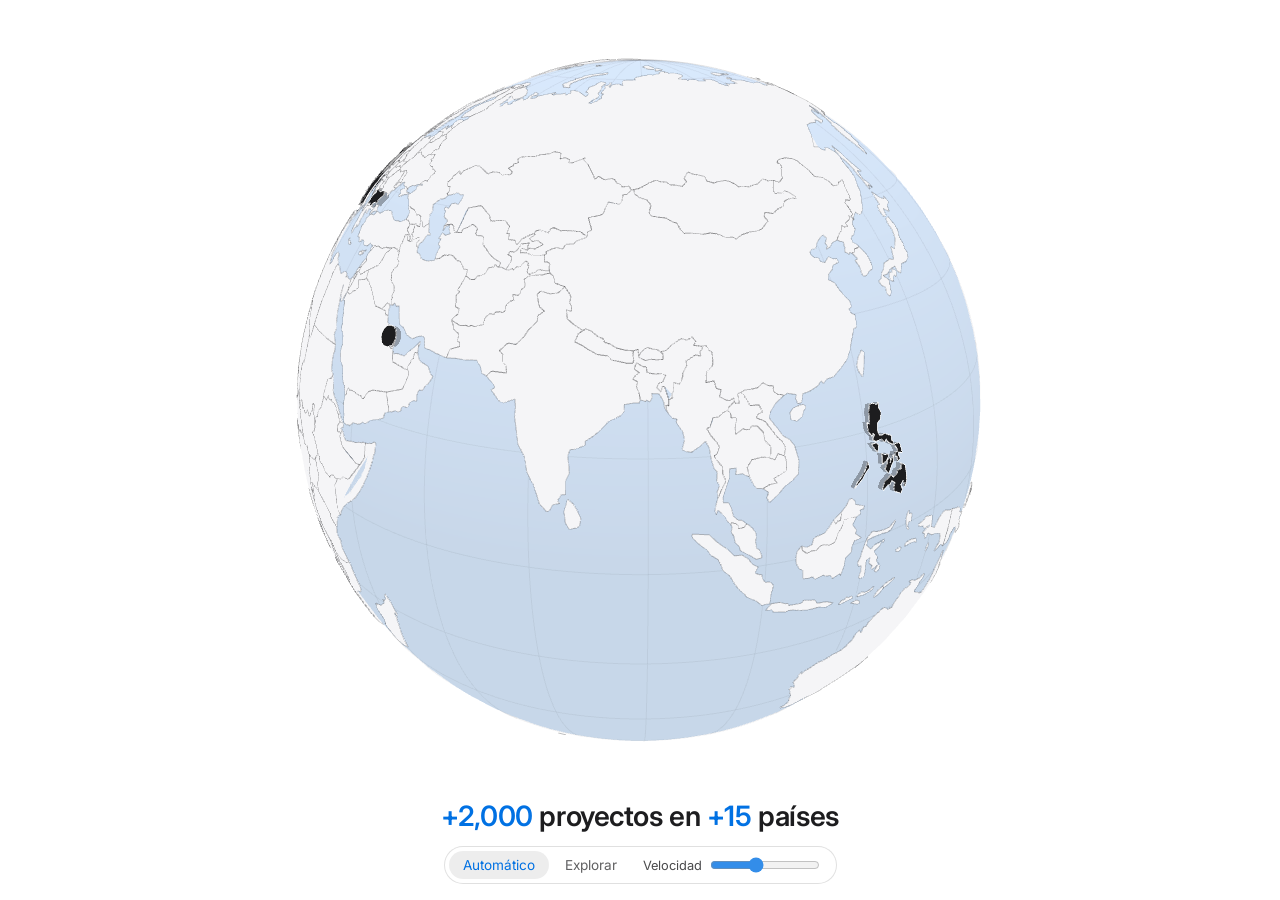
<file: index.html>
<!doctype html>
<html lang="es">
<head>
  <meta charset="utf-8">
  <meta name="viewport" content="width=device-width, initial-scale=1">
  <title>Nuestros proyectos en el mundo</title>

  <!--
    The globe page. This is what the Wix site shows inside an
    "Embed a site" box, so it only contains the globe: the headline and
    buttons beside it are Wix's own. The globe fills whatever size the box has.
    To preview it inside a mock of the Wix home page, open tools/wix-preview.html;
    for the Proyectos page (index.html?page=proyectos), tools/wix-preview-proyectos.html.

    Theme, text, speed and controls are set in globe/settings.js.
  -->

  <!-- Inter, the font the Wix site uses. -->
  <link rel="preconnect" href="https://fonts.googleapis.com">
  <link rel="preconnect" href="https://fonts.gstatic.com" crossorigin>
  <link rel="stylesheet" href="https://fonts.googleapis.com/css2?family=Inter:wght@400;600;700&display=swap">

  <link rel="stylesheet" href="globe/project-globe.css">
  <script defer src="globe/lib/globe.gl.min.js"></script>
  <script defer src="globe/lib/world-countries.js"></script>
  <script defer src="globe/project-countries.js"></script>
  <script defer src="globe/themes.js"></script>
  <script defer src="globe/settings.js"></script>
  <script defer src="globe/project-globe.js"></script>

  <style>
    html, body {
      margin: 0;
      font-family: Inter, system-ui, -apple-system, "Segoe UI", Roboto, sans-serif;
    }

    #globe {
      height: 100vh;
      height: 100svh;
    }
  </style>
</head>
<body>
  <div id="globe"></div>

  <script>
    document.addEventListener("DOMContentLoaded", function () {
      ProjectGlobe.create(document.getElementById("globe"));
    });
  </script>
</body>
</html>
</file>
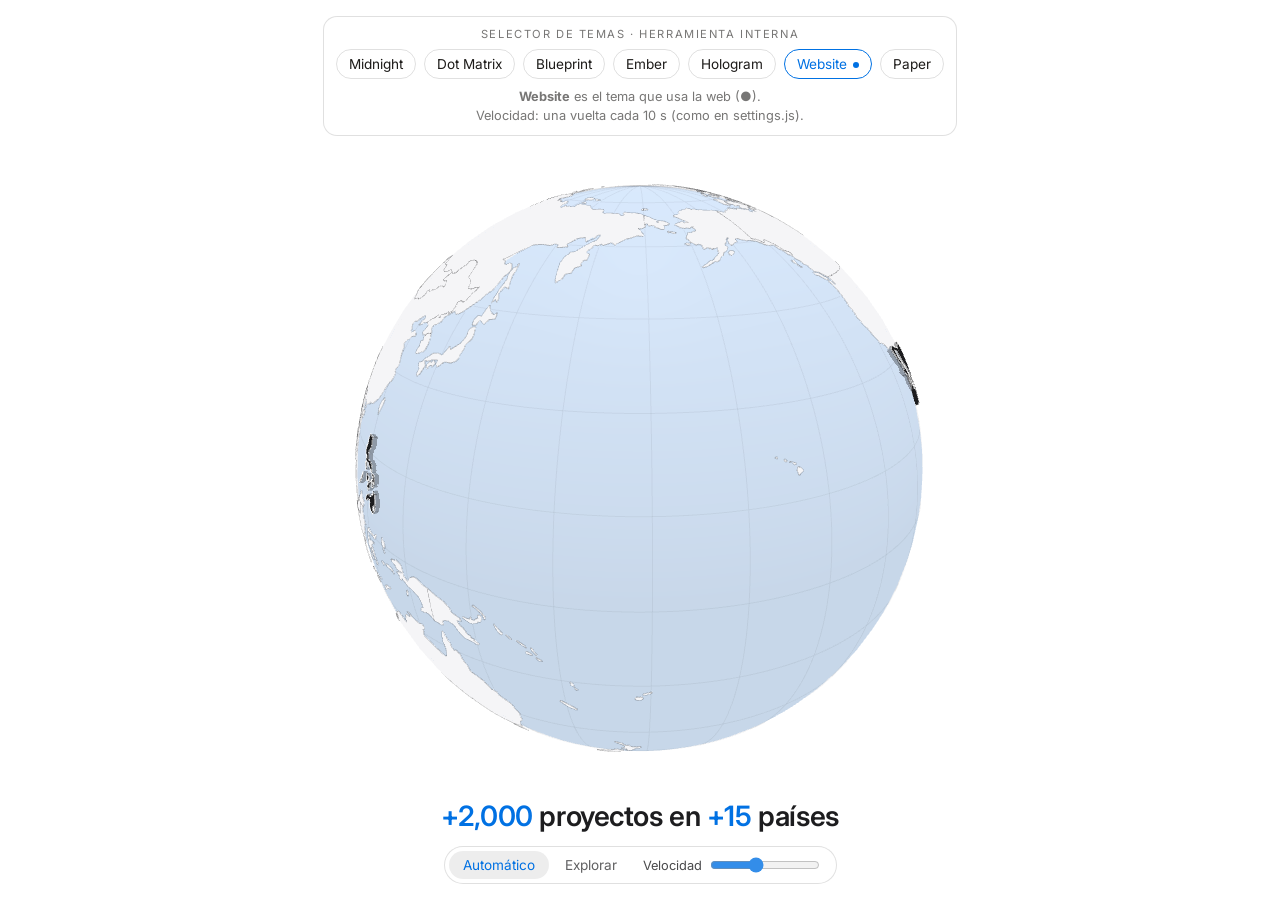
<file: tools/theme-picker.html>
<!doctype html>
<html lang="es">
<head>
  <meta charset="utf-8">
  <meta name="viewport" content="width=device-width, initial-scale=1">
  <title>Selector de temas</title>

  <!--
    Internal tool for comparing globe themes and speeds. Not part of the website.
    The website uses what is set in globe/settings.js.
  -->
  <link rel="stylesheet" href="https://fonts.googleapis.com/css2?family=Inter:wght@400;600;700&display=swap">
  <link rel="stylesheet" href="../globe/project-globe.css">
  <script defer src="../globe/lib/globe.gl.min.js"></script>
  <script defer src="../globe/lib/world-countries.js"></script>
  <script defer src="../globe/project-countries.js"></script>
  <script defer src="../globe/themes.js"></script>
  <script defer src="../globe/settings.js"></script>
  <script defer src="../globe/project-globe.js"></script>

  <style>
    :root {
      --page-bg: #02050b;
      --text: #e6edf5;
      --muted: rgba(230, 237, 245, 0.6);
      --panel: rgba(10, 14, 22, 0.78);
      --panel-border: rgba(255, 255, 255, 0.1);
      --accent: #22d3ee;
    }

    /* Panel colours for light themes. */
    body.light {
      --text: #1d1b19;
      --muted: rgba(29, 27, 25, 0.6);
      --panel: rgba(255, 255, 255, 0.8);
      --panel-border: rgba(0, 0, 0, 0.12);
    }

    * { box-sizing: border-box; }

    html, body {
      margin: 0;
      background: var(--page-bg);
      color: var(--text);
      font-family: Inter, system-ui, -apple-system, "Segoe UI", Roboto, sans-serif;
      transition: background-color 0.4s;
    }

    /* Panel on top, globe filling the rest of the screen below it. */
    body {
      display: flex;
      flex-direction: column;
      height: 100vh;
      height: 100svh;
    }

    .hero {
      flex: 1;
      min-height: 0;
    }

    .panel {
      align-self: center;
      width: max-content;
      max-width: calc(100vw - 32px);
      margin: 16px 16px 0;
      padding: 10px 12px;
      background: var(--panel);
      border: 1px solid var(--panel-border);
      border-radius: 14px;
      backdrop-filter: blur(10px);
      -webkit-backdrop-filter: blur(10px);
      z-index: 2;
    }

    .panel .title {
      margin: 0 0 8px;
      font-size: 0.7rem;
      letter-spacing: 0.14em;
      text-transform: uppercase;
      color: var(--muted);
      text-align: center;
    }

    .panel .row {
      display: flex;
      flex-wrap: wrap;
      align-items: center;
      justify-content: center;
      gap: 8px;
    }

    .panel .status {
      margin: 8px 0 0;
      font-size: 0.8rem;
      line-height: 1.5;
      color: var(--muted);
      text-align: center;
    }

    .panel .status code {
      color: var(--text);
      font-size: 0.8rem;
    }

    .panel button {
      font: inherit;
      font-size: 0.85rem;
      color: var(--text);
      background: transparent;
      border: 1px solid var(--panel-border);
      border-radius: 999px;
      padding: 6px 12px;
      cursor: pointer;
    }

    .panel button:hover { border-color: var(--muted); }

    .panel button[aria-pressed="true"] {
      border-color: var(--accent);
      color: var(--accent);
    }

    /* Marks the theme the website currently uses. */
    .panel button.in-use::after {
      content: "";
      display: inline-block;
      width: 6px;
      height: 6px;
      margin-left: 6px;
      border-radius: 50%;
      background: currentColor;
      vertical-align: middle;
    }
  </style>
</head>
<body>
  <div class="panel">
    <p class="title">Selector de temas &middot; herramienta interna</p>
    <div class="row" id="theme-buttons"></div>
    <p class="status">
      <span id="theme-status"></span><br>
      <span id="speed-status"></span>
    </p>
  </div>

  <section class="hero" id="hero-globe"></section>

  <script>
    document.addEventListener("DOMContentLoaded", function () {
      var container = document.getElementById("hero-globe");
      var buttonsEl = document.getElementById("theme-buttons");
      var themeStatusEl = document.getElementById("theme-status");
      var speedStatusEl = document.getElementById("speed-status");
      var settings = window.GLOBE_SETTINGS || {};
      var themeNames = Object.keys(window.GLOBE_THEMES);
      var themeInUse = settings.theme;
      var speedInUse = settings.secondsPerTurn;

      // Start from the address bar (e.g. ?theme=blueprint), else from settings.js.
      // ?lang=en etc. also works here, to see the captions in other languages.
      var params = new URLSearchParams(location.search);
      var themeName = [params.get("theme"), themeInUse, themeNames[0]].filter(function (name) {
        return themeNames.indexOf(name) !== -1;
      })[0];

      var globe = ProjectGlobe.create(container, {
        theme: themeName,
        showControls: true, // always available here, even if hidden on the website
        onSpeedChange: updateSpeedStatus,
      });
      window.previewGlobe = globe; // handy for experimenting in the browser console

      function selectTheme(name) {
        themeName = name;
        globe.setTheme(name);
        var theme = globe.getTheme();
        document.documentElement.style.setProperty("--page-bg", theme.background);
        document.documentElement.style.setProperty("--accent", solidColor(theme.accentColor || theme.highlightColor));
        document.body.classList.toggle("light", container.classList.contains("project-globe--light"));
        Array.prototype.forEach.call(buttonsEl.children, function (button) {
          button.setAttribute("aria-pressed", String(button.dataset.theme === name));
        });
        updateThemeStatus();
        saveToAddressBar();
      }

      function updateThemeStatus() {
        var inUseLabel = labelOf(themeInUse);
        if (themeName === themeInUse) {
          themeStatusEl.innerHTML = "<strong>" + inUseLabel + "</strong> es el tema que usa la web (●).";
        } else {
          themeStatusEl.innerHTML =
            "La web usa <strong>" + inUseLabel + "</strong> (●). Para cambiarlo, pon " +
            '<code>theme: "' + themeName + '"</code> en globe/settings.js';
        }
      }

      function updateSpeedStatus(secondsPerTurn) {
        if (secondsPerTurn === undefined || secondsPerTurn === speedInUse) {
          speedStatusEl.innerHTML = "Velocidad: " + describeSpeed(speedInUse) + " (como en settings.js).";
        } else {
          speedStatusEl.innerHTML =
            "Velocidad: " + describeSpeed(secondsPerTurn) + ". Para dejarla por defecto, pon " +
            "<code>secondsPerTurn: " + secondsPerTurn + "</code> en globe/settings.js";
        }
      }

      function describeSpeed(secondsPerTurn) {
        return secondsPerTurn > 0 ? "una vuelta cada " + secondsPerTurn + " s" : "sin rotación";
      }

      function labelOf(name) {
        var theme = window.GLOBE_THEMES[name];
        return theme ? theme.label || name : '"' + name + '" (no existe en themes.js)';
      }

      function saveToAddressBar() {
        var params = new URLSearchParams(location.search); // keeps ?lang= if present
        params.set("theme", themeName);
        try {
          history.replaceState(null, "", "?" + params.toString());
        } catch (error) {
          // Some browsers block this for pages opened straight from disk; it's only a convenience.
        }
      }

      // Highlight colours may be semi-transparent; text needs them fully opaque.
      function solidColor(color) {
        var ctx = document.createElement("canvas").getContext("2d");
        ctx.fillStyle = color;
        var value = ctx.fillStyle;
        if (value.charAt(0) === "#") return value;
        return "rgb(" + value.match(/[\d.]+/g).slice(0, 3).join(",") + ")";
      }

      themeNames.forEach(function (name) {
        var button = document.createElement("button");
        button.type = "button";
        button.dataset.theme = name;
        button.textContent = labelOf(name);
        if (name === themeInUse) {
          button.classList.add("in-use");
          button.setAttribute("aria-description", "Es el tema que usa la web");
        }
        button.addEventListener("click", function () { selectTheme(name); });
        buttonsEl.appendChild(button);
      });

      // Left/right arrow keys cycle through themes.
      document.addEventListener("keydown", function (event) {
        if (event.key !== "ArrowLeft" && event.key !== "ArrowRight") return;
        if (event.target.tagName === "INPUT") return; // let the arrows move the speed slider
        var step = event.key === "ArrowRight" ? 1 : -1;
        var index = (themeNames.indexOf(themeName) + step + themeNames.length) % themeNames.length;
        selectTheme(themeNames[index]);
      });

      updateSpeedStatus();
      selectTheme(themeName);
    });
  </script>
</body>
</html>
</file>
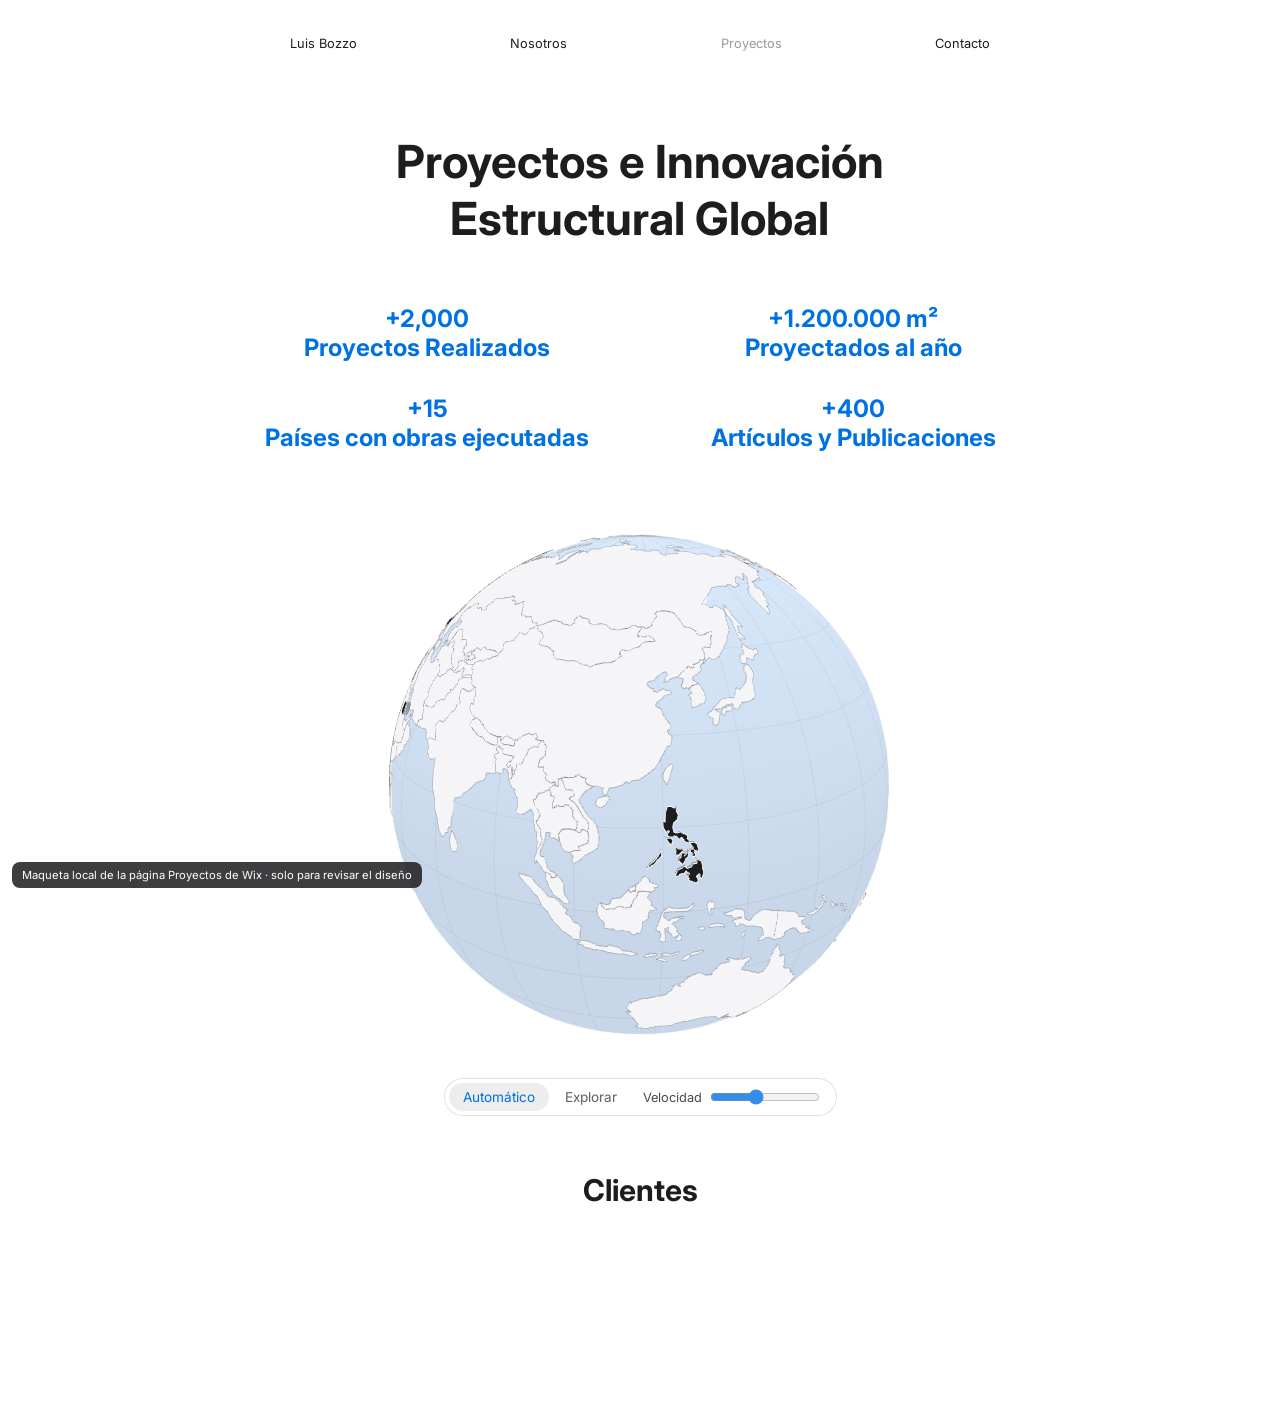
<file: tools/wix-preview-proyectos.html>
<!doctype html>
<html lang="es">
<head>
  <meta charset="utf-8">
  <meta name="viewport" content="width=device-width, initial-scale=1">
  <title>Maqueta de Proyectos (Wix)</title>

  <!--
    Internal mock of the Wix "Proyectos" page, to review the globe there
    before touching the real site. Not part of the website.

    On the real page the globe replaces the old Google Maps box between the
    totals and "Clientes". The iframe below is the Wix "Embed a site" box,
    with the same address and size we use in Wix.
  -->
  <link rel="preconnect" href="https://fonts.googleapis.com">
  <link rel="preconnect" href="https://fonts.gstatic.com" crossorigin>
  <link rel="stylesheet" href="https://fonts.googleapis.com/css2?family=Inter:wght@400;600;700&display=swap">

  <style>
    /* Colours and font taken from the Wix site. */
    :root {
      --text: #1d1d1f;
      --blue: #0071e3;
      --header-height: 86px;
    }

    * { box-sizing: border-box; }

    html, body {
      margin: 0;
      background: #ffffff;
      color: var(--text);
      font-family: Inter, system-ui, -apple-system, "Segoe UI", Roboto, sans-serif;
    }

    header {
      position: sticky;
      top: 0;
      z-index: 10;
      height: var(--header-height);
      display: flex;
      align-items: center;
      justify-content: center;
      gap: clamp(24px, 12vw, 160px);
      background: #ffffff;
      font-size: 0.8rem;
    }

    header span:nth-child(3) { color: #9a9a9e; }

    h1 {
      margin: 48px auto 56px;
      max-width: 14em;
      font-size: clamp(2rem, 4.4vw, 2.85rem);
      line-height: 1.25;
      text-align: center;
    }

    /* The totals, in two columns. */
    .stats {
      display: grid;
      grid-template-columns: repeat(2, minmax(0, 1fr));
      gap: 32px 24px;
      max-width: 860px;
      margin: 0 auto;
      padding: 0 16px;
      list-style: none;
      color: var(--blue);
      font-size: clamp(1.1rem, 2.4vw, 1.5rem);
      font-weight: 700;
      text-align: center;
    }

    .stats strong { display: block; }

    /* The globe: this box is what Wix's "Embed a site" element becomes. */
    .globe-frame {
      display: block;
      width: 800px;
      max-width: calc(100% - 32px);
      height: 640px;
      margin: 40px auto 24px;
      border: 0;
    }

    h2 {
      margin: 40px 0 200px;
      font-size: 1.875rem;
      text-align: center;
    }

    .mock-note {
      position: fixed;
      left: 12px;
      bottom: 12px;
      z-index: 20;
      padding: 6px 10px;
      border-radius: 8px;
      background: rgba(29, 29, 31, 0.85);
      color: #ffffff;
      font-size: 0.7rem;
    }

    /* Phones: the Wix mobile page is narrow, so the globe box is too. */
    @media (max-width: 600px) {
      header span { display: none; }
      .stats { grid-template-columns: 1fr; }
      .globe-frame { width: 300px; height: 360px; }
    }
  </style>
</head>
<body>
  <header>
    <span>Luis Bozzo</span>
    <span>Nosotros</span>
    <span>Proyectos</span>
    <span>Contacto</span>
  </header>

  <h1>Proyectos e Innovación Estructural Global</h1>

  <ul class="stats">
    <li><strong>+2,000</strong>Proyectos Realizados</li>
    <li><strong>+1.200.000 m²</strong>Proyectados al año</li>
    <li><strong>+15</strong>Países con obras ejecutadas</li>
    <li><strong>+400</strong>Artículos y Publicaciones</li>
  </ul>

  <iframe class="globe-frame" src="../index.html?page=proyectos" title="Globo con los países donde tenemos proyectos"></iframe>

  <h2>Clientes</h2>

  <div class="mock-note">Maqueta local de la página Proyectos de Wix &middot; solo para revisar el diseño</div>
</body>
</html>
</file>
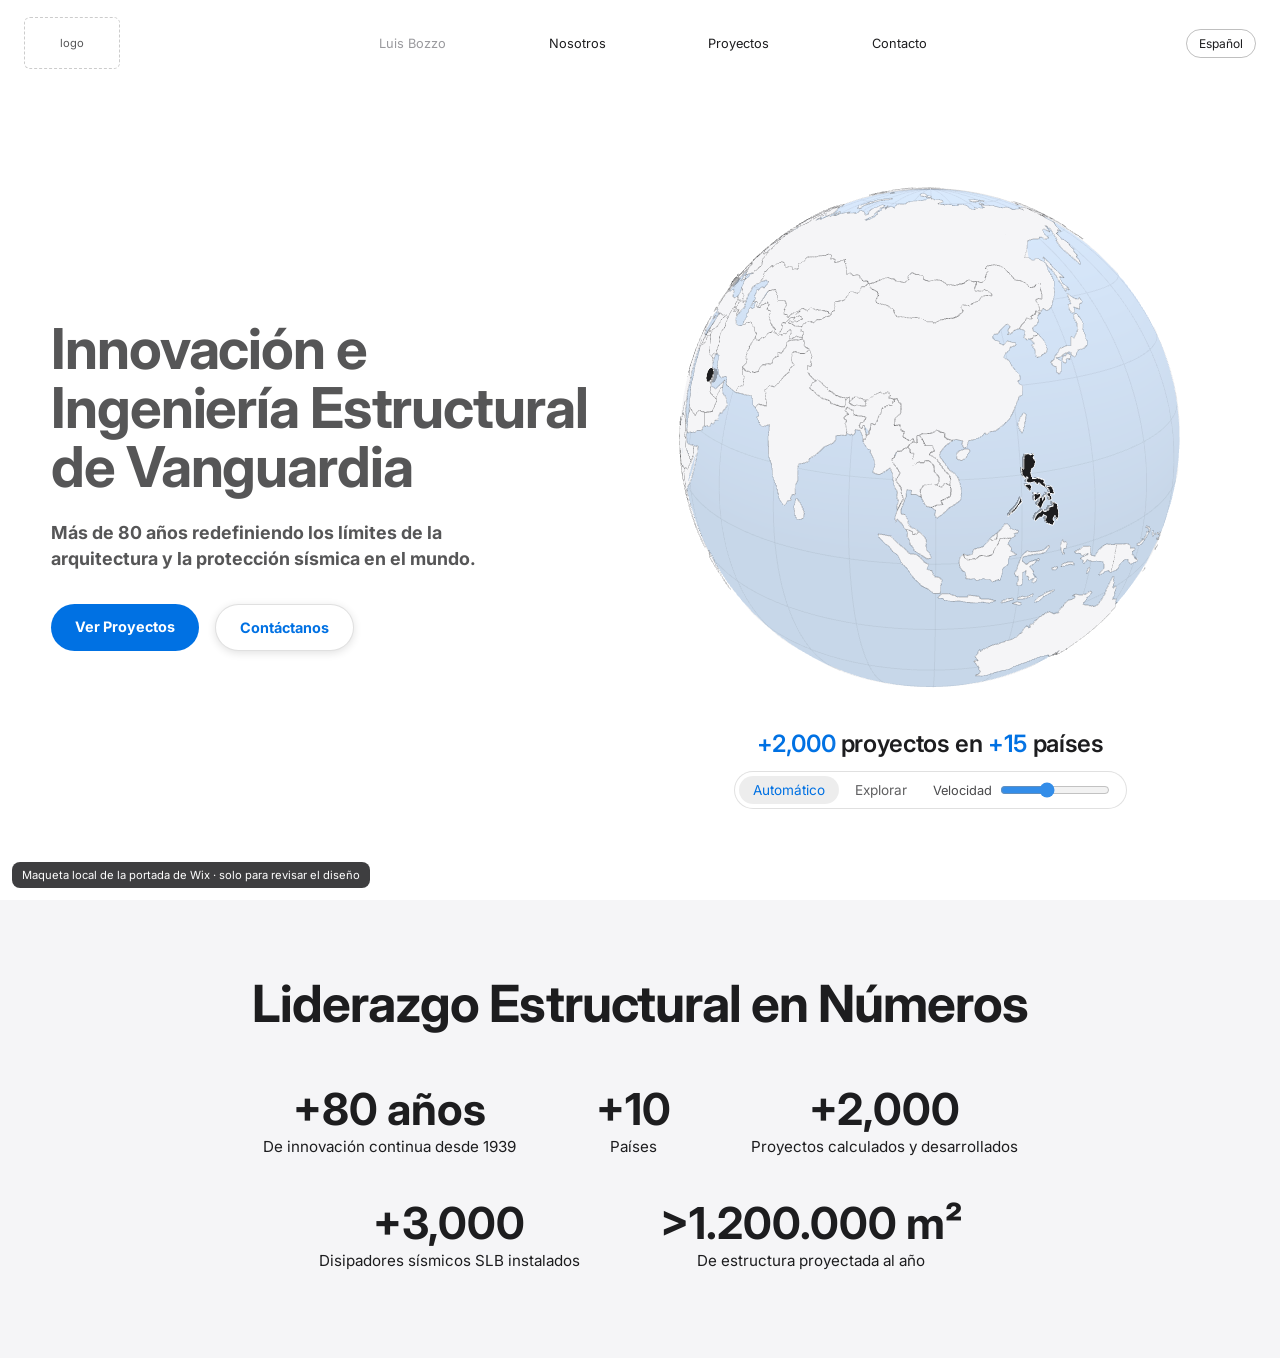
<file: tools/wix-preview.html>
<!doctype html>
<html lang="es">
<head>
  <meta charset="utf-8">
  <meta name="viewport" content="width=device-width, initial-scale=1">
  <title>Maqueta de la portada (Wix)</title>

  <!--
    Internal mock of the Wix home page with the split hero, to review the
    design before touching the real site. Not part of the website.

    Left column: the Wix site's own headline, text and buttons (in the real
    site these stay as Wix elements). Right column: our globe page
    (../index.html) inside an iframe, exactly how Wix's "Embed a site" box
    will show it.
  -->
  <link rel="preconnect" href="https://fonts.googleapis.com">
  <link rel="preconnect" href="https://fonts.gstatic.com" crossorigin>
  <link rel="stylesheet" href="https://fonts.googleapis.com/css2?family=Inter:wght@400;600;700&display=swap">

  <style>
    /* Colours and font taken from the Wix site. */
    :root {
      --text: #1d1d1f;
      --text-soft: #565657;
      --blue: #0071e3;
      --grey-band: #f5f5f7;
      --header-height: 86px;
    }

    * { box-sizing: border-box; }

    html, body {
      margin: 0;
      background: #ffffff;
      color: var(--text);
      font-family: Inter, system-ui, -apple-system, "Segoe UI", Roboto, sans-serif;
    }

    /* Header (simplified copy of the Wix one) */

    header {
      position: sticky;
      top: 0;
      z-index: 10;
      height: var(--header-height);
      display: flex;
      align-items: center;
      justify-content: space-between;
      padding: 0 24px;
      background: #ffffff;
    }

    .logo {
      width: 96px;
      height: 52px;
      display: grid;
      place-items: center;
      border: 1px dashed rgba(0, 0, 0, 0.2);
      border-radius: 6px;
      font-size: 0.7rem;
      color: var(--text-soft);
    }

    nav {
      display: flex;
      gap: clamp(24px, 8vw, 120px);
      font-size: 0.8rem;
    }

    nav a {
      color: var(--text);
      text-decoration: none;
    }

    nav a:first-child { color: #9a9a9e; }

    .language {
      padding: 6px 12px;
      border: 1px solid rgba(0, 0, 0, 0.25);
      border-radius: 999px;
      font-size: 0.75rem;
    }

    /* Split hero */

    .hero {
      display: grid;
      grid-template-columns: minmax(0, 1fr) minmax(0, 1.1fr);
      align-items: center;
      gap: clamp(16px, 3vw, 48px);
      max-width: 1320px;
      min-height: calc(100vh - var(--header-height));
      min-height: calc(100svh - var(--header-height));
      margin: 0 auto;
      padding: 24px clamp(16px, 4vw, 64px) 40px;
    }

    .hero h1 {
      margin: 0;
      font-size: clamp(2.25rem, 4.4vw, 4rem);
      font-weight: 700;
      line-height: 1.05;
      letter-spacing: -0.02em;
      color: var(--text-soft);
    }

    .hero .subtitle {
      margin: 24px 0 0;
      max-width: 30rem;
      font-size: clamp(1rem, 1.4vw, 1.25rem);
      font-weight: 700;
      line-height: 1.45;
      color: var(--text-soft);
    }

    .buttons {
      display: flex;
      flex-wrap: wrap;
      gap: 16px;
      margin-top: 32px;
    }

    .button {
      display: inline-block;
      padding: 14px 24px;
      border-radius: 50px;
      font-size: 0.9rem;
      font-weight: 700;
      text-decoration: none;
    }

    .button.primary {
      color: #ffffff;
      background: var(--blue);
    }

    .button.secondary {
      color: var(--blue);
      background: #ffffff;
      border: 1px solid rgba(0, 0, 0, 0.12);
      box-shadow: 0 2px 8px rgba(0, 0, 0, 0.12);
    }

    /* The embedded globe page: this box is what Wix's "Embed a site" element becomes. */
    .globe-frame {
      display: block;
      width: 100%;
      height: min(680px, calc(100svh - var(--header-height) - 64px));
      min-height: 460px;
      border: 0;
    }

    /* Stats band (copy of the section that follows on the Wix site) */

    .stats {
      padding: 72px 24px 88px;
      background: var(--grey-band);
      text-align: center;
    }

    .stats h2 {
      margin: 0 0 48px;
      font-size: clamp(1.75rem, 4vw, 3.5rem);
      letter-spacing: -0.02em;
    }

    .stats ul {
      display: flex;
      flex-wrap: wrap;
      justify-content: center;
      gap: 40px 80px;
      max-width: 1000px;
      margin: 0 auto;
      padding: 0;
      list-style: none;
    }

    .stats strong {
      display: block;
      font-size: clamp(2rem, 4vw, 2.75rem);
    }

    .stats span {
      font-size: 0.95rem;
    }

    .mock-note {
      position: fixed;
      left: 12px;
      bottom: 12px;
      z-index: 20;
      padding: 6px 10px;
      border-radius: 8px;
      background: rgba(29, 29, 31, 0.85);
      color: #ffffff;
      font-size: 0.7rem;
    }

    /* Phones and narrow tablets: text first, then the globe. */
    @media (max-width: 860px) {
      nav { display: none; }

      .hero {
        grid-template-columns: 1fr;
        min-height: 0;
        padding-top: 16px;
        text-align: center;
      }

      .hero .subtitle { margin-left: auto; margin-right: auto; }
      .buttons { justify-content: center; }

      .globe-frame {
        height: 460px;
        min-height: 0;
      }
    }
  </style>
</head>
<body>
  <header>
    <div class="logo">logo</div>
    <nav>
      <a href="#">Luis Bozzo</a>
      <a href="#">Nosotros</a>
      <a href="#">Proyectos</a>
      <a href="#">Contacto</a>
    </nav>
    <div class="language">Español</div>
  </header>

  <section class="hero">
    <div>
      <h1>Innovación e Ingeniería Estructural de Vanguardia</h1>
      <p class="subtitle">Más de 80 años redefiniendo los límites de la arquitectura y la protección sísmica en el mundo.</p>
      <div class="buttons">
        <a class="button primary" href="#">Ver Proyectos</a>
        <a class="button secondary" href="#">Contáctanos</a>
      </div>
    </div>

    <iframe class="globe-frame" src="../index.html" title="Globo con los países donde tenemos proyectos"></iframe>
  </section>

  <section class="stats">
    <h2>Liderazgo Estructural en Números</h2>
    <ul>
      <li><strong>+80 años</strong><span>De innovación continua desde 1939</span></li>
      <li><strong>+10</strong><span>Países</span></li>
      <li><strong>+2,000</strong><span>Proyectos calculados y desarrollados</span></li>
      <li><strong>+3,000</strong><span>Disipadores sísmicos SLB instalados</span></li>
      <li><strong>&gt;1.200.000 m²</strong><span>De estructura proyectada al año</span></li>
    </ul>
  </section>

  <div class="mock-note">Maqueta local de la portada de Wix &middot; solo para revisar el diseño</div>
</body>
</html>
</file>
<file: globe/project-globe.css>
/*
  Styles for the title, description and controls shown over the project globe.

  Colours follow the active theme: project-globe.js sets --project-globe-text
  and --project-globe-accent on the globe's element. The font comes from the
  page, so the text matches the rest of the website.
*/

.project-globe-overlay {
  position: absolute;
  left: 0;
  right: 0;
  bottom: 0;
  z-index: 1;
  display: flex;
  flex-wrap: wrap;
  align-items: flex-end;
  justify-content: space-between;
  gap: 20px 32px;
  padding: 0 clamp(16px, 5vw, 64px) clamp(20px, 6vh, 56px);
  color: var(--project-globe-text, #e8eef6);
  pointer-events: none; /* clicks pass through to the globe, except on the controls */
}

/* Title and description */

.project-globe-text {
  max-width: 42rem;
  text-shadow: 0 1px 16px rgba(0, 0, 0, 0.55);
}

.project-globe-title {
  margin: 0;
  font-size: clamp(1.75rem, 4vw, 3.25rem);
  font-weight: 600;
  line-height: 1.1;
  letter-spacing: -0.01em;
}

.project-globe-count {
  color: var(--project-globe-accent, #22d3ee);
}

.project-globe-description {
  margin: 0.75rem 0 0;
  max-width: 30rem;
  font-size: clamp(0.95rem, 1.3vw, 1.125rem);
  line-height: 1.5;
  opacity: 0.75;
}

/* Controls: mode buttons and speed slider */

.project-globe-controls {
  display: flex;
  align-items: center;
  gap: 12px;
  max-width: 100%;
  padding: 4px;
  border: 1px solid rgba(255, 255, 255, 0.14);
  border-radius: 999px;
  background: rgba(0, 0, 0, 0.35);
  backdrop-filter: blur(8px);
  -webkit-backdrop-filter: blur(8px);
  pointer-events: auto;
}

.project-globe-mode {
  display: flex;
  gap: 2px;
}

.project-globe-mode button {
  font: inherit;
  font-size: 0.85rem;
  color: inherit;
  background: transparent;
  border: 0;
  border-radius: 999px;
  padding: 6px 14px;
  white-space: nowrap;
  cursor: pointer;
  opacity: 0.7;
}

.project-globe-mode button:hover {
  opacity: 1;
}

.project-globe-mode button[aria-pressed="true"] {
  opacity: 1;
  color: var(--project-globe-accent, #22d3ee);
  background: rgba(255, 255, 255, 0.12);
}

.project-globe-speed {
  display: flex;
  flex: 1 1 auto;
  min-width: 0;
  align-items: center;
  gap: 8px;
  padding-right: 12px;
  font-size: 0.8rem;
  opacity: 0.8;
}

.project-globe-speed[hidden] {
  display: none;
}

.project-globe-speed input {
  flex: 1 1 110px;
  width: 110px;
  min-width: 56px;
  margin: 0;
  accent-color: var(--project-globe-accent, #22d3ee);
  cursor: pointer;
}

/* Split layout: a caption and the controls centred under the globe, for when
   the page's own headline sits beside the globe. */

.project-globe--split .project-globe-overlay {
  flex-direction: column;
  flex-wrap: nowrap;
  align-items: center;
  justify-content: flex-end;
  gap: 14px;
  padding: 0 16px 16px;
  text-align: center;
}

.project-globe--split .project-globe-text {
  max-width: 100%;
  text-shadow: none;
}

.project-globe--split .project-globe-title {
  font-size: clamp(1.125rem, 4vw, 1.75rem);
  letter-spacing: -0.015em;
  text-wrap: balance; /* if it needs two lines, split it evenly instead of leaving one word alone */
}

.project-globe--split .project-globe-description {
  margin: 0.4rem auto 0;
  font-size: 0.95rem;
}

/* Light themes (detected from the theme's background colour). */

.project-globe--light .project-globe-text {
  text-shadow: 0 1px 14px rgba(255, 255, 255, 0.8);
}

.project-globe--light .project-globe-description {
  opacity: 0.8;
}

.project-globe--light .project-globe-controls {
  border-color: rgba(0, 0, 0, 0.12);
  background: rgba(255, 255, 255, 0.6);
}

.project-globe--light .project-globe-mode button[aria-pressed="true"] {
  background: rgba(0, 0, 0, 0.07);
}

/* Small phones: tighter buttons, and the slider without its "Speed" word. */
@media (max-width: 380px) {
  .project-globe-mode button {
    padding: 6px 10px;
  }

  .project-globe-speed span {
    display: none;
  }
}

.project-globe-mode button:focus-visible,
.project-globe-speed input:focus-visible {
  outline: 2px solid var(--project-globe-accent, #22d3ee);
  outline-offset: 2px;
}
</file>
